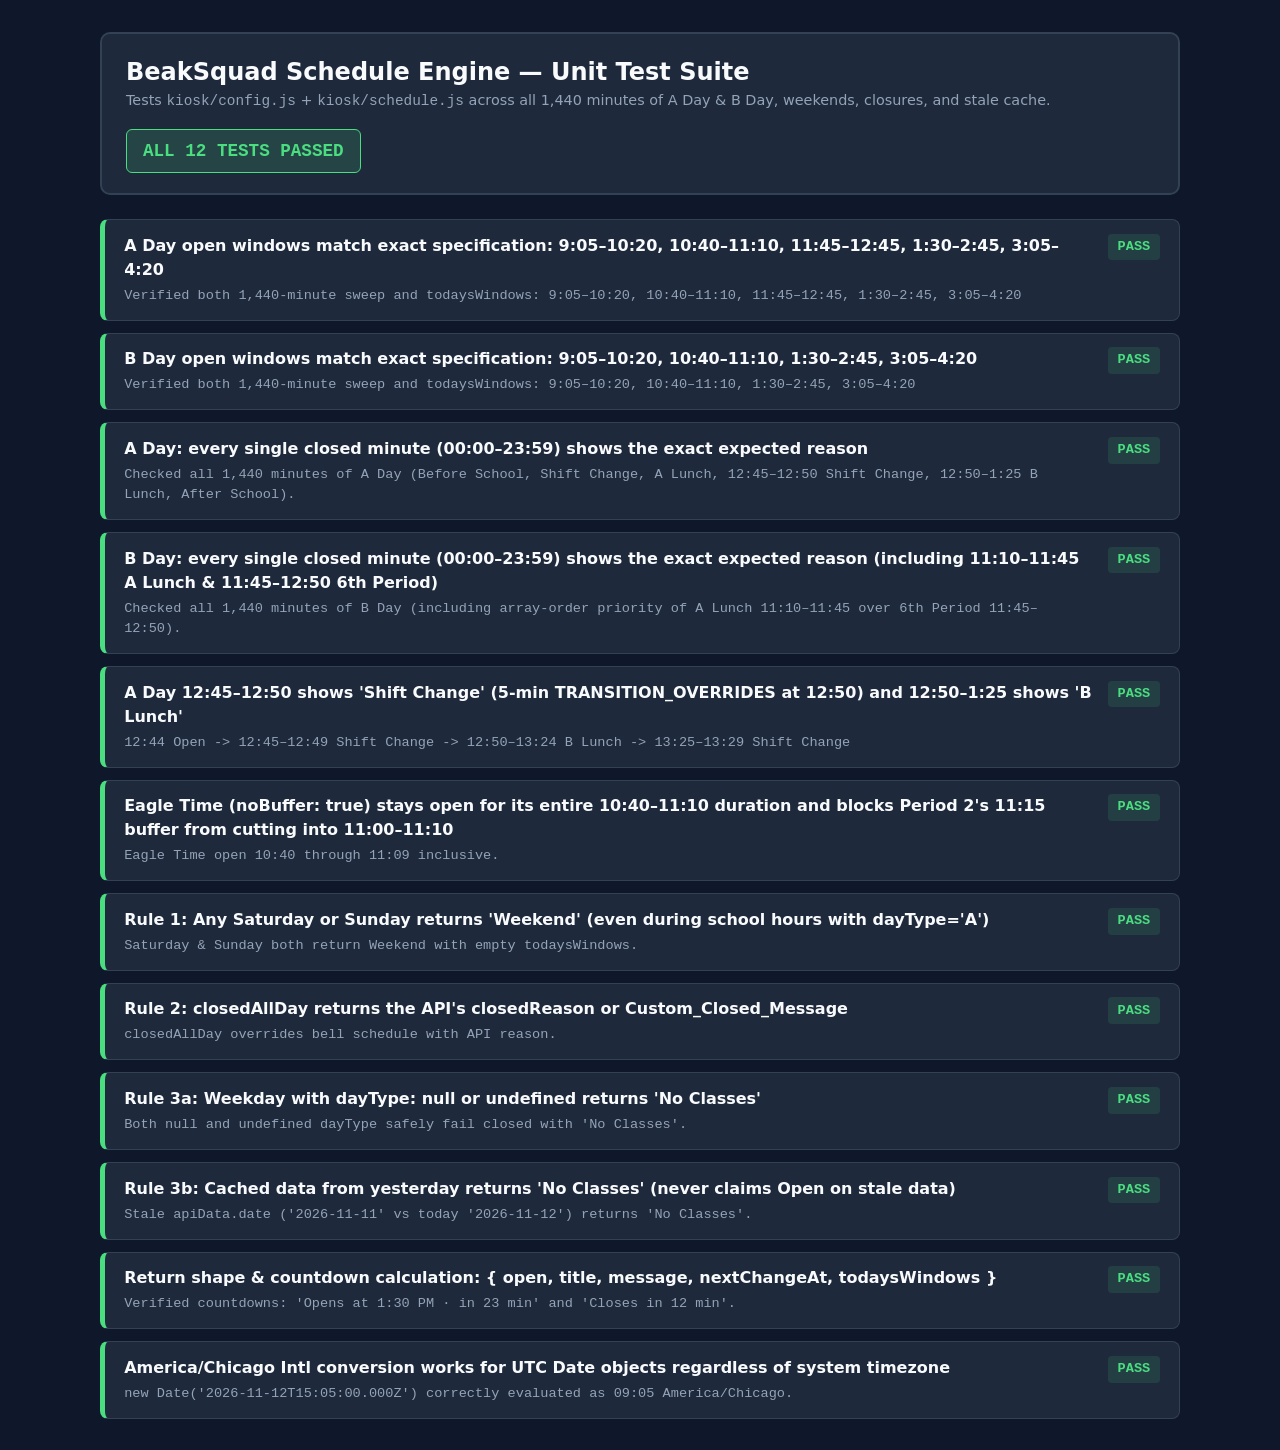
<file: tests/schedule.test.html>
<!DOCTYPE html>
<html lang="en">
<head>
  <meta charset="UTF-8" />
  <meta name="viewport" content="width=device-width, initial-scale=1.0" />
  <title>BeakSquad Schedule Unit Tests</title>
  <style>
    :root {
      --bg: #0f172a;
      --card: #1e293b;
      --border: #334155;
      --text: #f8fafc;
      --muted: #94a3b8;
      --pass: #4ade80;
      --fail: #f87171;
      --accent: #eab308;
    }
    * { box-sizing: border-box; }
    body {
      margin: 0;
      padding: 2rem;
      font-family: system-ui, -apple-system, BlinkMacSystemFont, "Segoe UI", Roboto, sans-serif;
      background: var(--bg);
      color: var(--text);
      line-height: 1.5;
    }
    header {
      max-width: 1080px;
      margin: 0 auto 1.5rem auto;
      padding: 1.25rem 1.5rem;
      background: var(--card);
      border: 2px solid var(--border);
      border-radius: 10px;
      display: flex;
      justify-content: space-between;
      align-items: center;
      flex-wrap: wrap;
      gap: 1rem;
    }
    h1 {
      margin: 0;
      font-size: 1.5rem;
    }
    .summary-badge {
      font-family: ui-monospace, SFMono-Regular, Menlo, Monaco, Consolas, monospace;
      font-size: 1.1rem;
      font-weight: 700;
      padding: 0.5rem 1rem;
      border-radius: 6px;
    }
    .summary-pass {
      background: rgba(74, 222, 128, 0.15);
      color: var(--pass);
      border: 1px solid var(--pass);
    }
    .summary-fail {
      background: rgba(248, 113, 113, 0.15);
      color: var(--fail);
      border: 1px solid var(--fail);
    }
    main {
      max-width: 1080px;
      margin: 0 auto;
      display: grid;
      gap: 0.75rem;
    }
    .test-row {
      background: var(--card);
      border: 1px solid var(--border);
      border-left: 5px solid var(--border);
      border-radius: 8px;
      padding: 0.85rem 1.2rem;
      display: flex;
      justify-content: space-between;
      align-items: flex-start;
      gap: 1rem;
    }
    .test-row.pass { border-left-color: var(--pass); }
    .test-row.fail { border-left-color: var(--fail); }
    .test-name { font-weight: 600; }
    .test-detail {
      margin-top: 0.25rem;
      font-family: ui-monospace, SFMono-Regular, Menlo, Monaco, Consolas, monospace;
      font-size: 0.85rem;
      color: var(--muted);
      white-space: pre-wrap;
    }
    .status-pill {
      font-family: ui-monospace, SFMono-Regular, Menlo, Monaco, Consolas, monospace;
      font-weight: 700;
      font-size: 0.85rem;
      padding: 0.2rem 0.6rem;
      border-radius: 4px;
      flex-shrink: 0;
    }
    .pass .status-pill { color: var(--pass); background: rgba(74, 222, 128, 0.12); }
    .fail .status-pill { color: var(--fail); background: rgba(248, 113, 113, 0.12); }
  </style>
</head>
<body>
  <header>
    <div>
      <h1>BeakSquad Schedule Engine — Unit Test Suite</h1>
      <div style="color: var(--muted); font-size: 0.9rem;">
        Tests <code>kiosk/config.js</code> + <code>kiosk/schedule.js</code> across all 1,440 minutes of A Day &amp; B Day, weekends, closures, and stale cache.
      </div>
    </div>
    <div id="summary" class="summary-badge">Running...</div>
  </header>

  <main id="results"></main>

  <!-- Load production config and pure schedule logic -->
  <script src="../kiosk/config.js"></script>
  <script src="../kiosk/schedule.js"></script>

  <script>
    /**
     * ========================================================================
     * TEST RUNNER FOR schedule.js
     * ========================================================================
     * Students: Open this file directly in Chrome/Firefox to verify that any
     * changes you make to `config.js` or `schedule.js` don't break the bell
     * schedule rules!
     */
    (function () {
      "use strict";

      var resultsEl = document.getElementById("results");
      var summaryEl = document.getElementById("summary");
      var passedCount = 0;
      var failedCount = 0;
      var CONFIG = window.BEAKSQUAD_CONFIG;

      function assert(condition, message) {
        if (!condition) {
          throw new Error(message || "Assertion failed");
        }
      }

      function assertEqual(actual, expected, label) {
        var a = JSON.stringify(actual);
        var e = JSON.stringify(expected);
        if (a !== e) {
          throw new Error((label ? label + ": " : "") + "Expected " + e + ", but got " + a);
        }
      }

      function test(name, fn) {
        var row = document.createElement("div");
        row.className = "test-row";
        try {
          var detail = fn();
          passedCount++;
          row.classList.add("pass");
          row.innerHTML =
            '<div><div class="test-name">' + escapeHtml(name) + "</div>" +
            (detail ? '<div class="test-detail">' + escapeHtml(detail) + "</div>" : "") +
            '</div><span class="status-pill">PASS</span>';
        } catch (err) {
          failedCount++;
          row.classList.add("fail");
          row.innerHTML =
            '<div><div class="test-name">' + escapeHtml(name) + "</div>" +
            '<div class="test-detail">' + escapeHtml(err && err.message ? err.message : String(err)) + "</div>" +
            '</div><span class="status-pill">FAIL</span>';
          console.error("FAIL:", name, err);
        }
        resultsEl.appendChild(row);
      }

      function escapeHtml(str) {
        return String(str)
          .replace(/&/g, "&amp;")
          .replace(/</g, "&lt;")
          .replace(/>/g, "&gt;");
      }

      function pad2(n) {
        return n < 10 ? "0" + n : String(n);
      }

      function toMin(hhmm) {
        var p = hhmm.split(":");
        return parseInt(p[0], 10) * 60 + parseInt(p[1], 10);
      }

      /**
       * Sweeps all 1,440 minutes (00:00 to 23:59) of a given date string and dayType
       * by calling getStatus() at every single minute, then groups contiguous OPEN
       * intervals into "H:MM–H:MM" strings.
       */
      function collectOpenWindowsByMinuteSweep(dateStr, dayType) {
        var windows = [];
        var startMin = null;
        var apiData = { date: dateStr, dayType: dayType, closedAllDay: false };

        for (var m = 0; m < 1440; m++) {
          var hh = pad2(Math.floor(m / 60));
          var mm = pad2(m % 60);
          var iso = dateStr + "T" + hh + ":" + mm;
          var st = window.getStatus(iso, dayType, apiData, CONFIG);
          if (st.open) {
            if (startMin === null) startMin = m;
          } else if (startMin !== null) {
            windows.push(
              window.BeakSquadSchedule.formatMinutes12Short(startMin) +
              "–" +
              window.BeakSquadSchedule.formatMinutes12Short(m)
            );
            startMin = null;
          }
        }
        if (startMin !== null) {
          windows.push(
            window.BeakSquadSchedule.formatMinutes12Short(startMin) +
            "–" +
            window.BeakSquadSchedule.formatMinutes12Short(1440)
          );
        }
        return windows;
      }

      // ----------------------------------------------------------------------
      // 1. Expected Open Windows — A Day & B Day
      // ----------------------------------------------------------------------
      test("A Day open windows match exact specification: 9:05–10:20, 10:40–11:10, 11:45–12:45, 1:30–2:45, 3:05–4:20", function () {
        var expected = [
          "9:05–10:20",
          "10:40–11:10",
          "11:45–12:45",
          "1:30–2:45",
          "3:05–4:20"
        ];
        // 1. Verify minute-by-minute sweep across all 1,440 minutes of Thu 2026-11-12
        var swept = collectOpenWindowsByMinuteSweep("2026-11-12", "A");
        assertEqual(swept, expected, "1440-minute sweep on A Day");

        // 2. Verify todaysWindows returned by getStatus()
        var status = window.getStatus("2026-11-12T09:15", "A", { date: "2026-11-12" }, CONFIG);
        var labels = status.todaysWindows.map(function (w) { return w.label; });
        assertEqual(labels, expected, "todaysWindows labels on A Day");
        return "Verified both 1,440-minute sweep and todaysWindows: " + labels.join(", ");
      });

      test("B Day open windows match exact specification: 9:05–10:20, 10:40–11:10, 1:30–2:45, 3:05–4:20", function () {
        var expected = [
          "9:05–10:20",
          "10:40–11:10",
          "1:30–2:45",
          "3:05–4:20"
        ];
        // 1. Verify minute-by-minute sweep across all 1,440 minutes of Fri 2026-11-13
        var swept = collectOpenWindowsByMinuteSweep("2026-11-13", "B");
        assertEqual(swept, expected, "1440-minute sweep on B Day");

        // 2. Verify todaysWindows returned by getStatus()
        var status = window.getStatus("2026-11-13T09:15", "B", { date: "2026-11-13" }, CONFIG);
        var labels = status.todaysWindows.map(function (w) { return w.label; });
        assertEqual(labels, expected, "todaysWindows labels on B Day");
        return "Verified both 1,440-minute sweep and todaysWindows: " + labels.join(", ");
      });

      // ----------------------------------------------------------------------
      // 2. Every Closed Minute on A Day Shows the Exact Expected Reason
      // ----------------------------------------------------------------------
      test("A Day: every single closed minute (00:00–23:59) shows the exact expected reason", function () {
        var dateStr = "2026-11-12"; // Thursday
        var apiData = { date: dateStr, dayType: "A", closedAllDay: false };

        function expectedADayReasonAt(m) {
          if (m < toMin("09:05")) return { open: false, title: "Before School" };
          if (m >= toMin("09:05") && m < toMin("10:20")) return { open: true, title: "1st Period" };
          if (m >= toMin("10:20") && m < toMin("10:40")) return { open: false, title: "Shift Change" };
          if (m >= toMin("10:40") && m < toMin("11:10")) return { open: true, title: "Eagle Time" };
          if (m >= toMin("11:10") && m < toMin("11:45")) return { open: false, title: "A Lunch" };
          if (m >= toMin("11:45") && m < toMin("12:45")) return { open: true, title: "2nd Period" };
          if (m >= toMin("12:45") && m < toMin("12:50")) return { open: false, title: "Shift Change" };
          if (m >= toMin("12:50") && m < toMin("13:25")) return { open: false, title: "B Lunch" };
          if (m >= toMin("13:25") && m < toMin("13:30")) return { open: false, title: "Shift Change" };
          if (m >= toMin("13:30") && m < toMin("14:45")) return { open: true, title: "3rd Period" };
          if (m >= toMin("14:45") && m < toMin("15:05")) return { open: false, title: "Shift Change" };
          if (m >= toMin("15:05") && m < toMin("16:20")) return { open: true, title: "4th Period" };
          return { open: false, title: "After School" };
        }

        for (var m = 0; m < 1440; m++) {
          var clock = pad2(Math.floor(m / 60)) + ":" + pad2(m % 60);
          var st = window.getStatus(dateStr + "T" + clock, "A", apiData, CONFIG);
          var exp = expectedADayReasonAt(m);
          assertEqual(
            { open: st.open, title: st.title },
            exp,
            "A Day at " + clock
          );
        }
        return "Checked all 1,440 minutes of A Day (Before School, Shift Change, A Lunch, 12:45–12:50 Shift Change, 12:50–1:25 B Lunch, After School).";
      });

      // ----------------------------------------------------------------------
      // 3. Every Closed Minute on B Day Shows the Exact Expected Reason
      // ----------------------------------------------------------------------
      test("B Day: every single closed minute (00:00–23:59) shows the exact expected reason (including 11:10–11:45 A Lunch & 11:45–12:50 6th Period)", function () {
        var dateStr = "2026-11-13"; // Friday
        var apiData = { date: dateStr, dayType: "B", closedAllDay: false };

        function expectedBDayReasonAt(m) {
          if (m < toMin("09:05")) return { open: false, title: "Before School" };
          if (m >= toMin("09:05") && m < toMin("10:20")) return { open: true, title: "5th Period" };
          if (m >= toMin("10:20") && m < toMin("10:40")) return { open: false, title: "Shift Change" };
          if (m >= toMin("10:40") && m < toMin("11:10")) return { open: true, title: "Eagle Time" };
          if (m >= toMin("11:10") && m < toMin("11:45")) return { open: false, title: "A Lunch" };
          if (m >= toMin("11:45") && m < toMin("12:50")) return { open: false, title: "6th Period" };
          if (m >= toMin("12:50") && m < toMin("13:25")) return { open: false, title: "B Lunch" };
          if (m >= toMin("13:25") && m < toMin("13:30")) return { open: false, title: "Shift Change" };
          if (m >= toMin("13:30") && m < toMin("14:45")) return { open: true, title: "7th Period" };
          if (m >= toMin("14:45") && m < toMin("15:05")) return { open: false, title: "Shift Change" };
          if (m >= toMin("15:05") && m < toMin("16:20")) return { open: true, title: "8th Period" };
          return { open: false, title: "After School" };
        }

        for (var m = 0; m < 1440; m++) {
          var clock = pad2(Math.floor(m / 60)) + ":" + pad2(m % 60);
          var st = window.getStatus(dateStr + "T" + clock, "B", apiData, CONFIG);
          var exp = expectedBDayReasonAt(m);
          assertEqual(
            { open: st.open, title: st.title },
            exp,
            "B Day at " + clock
          );
        }
        return "Checked all 1,440 minutes of B Day (including array-order priority of A Lunch 11:10–11:45 over 6th Period 11:45–12:50).";
      });

      // ----------------------------------------------------------------------
      // 4. Specific Edge Cases from Specification
      // ----------------------------------------------------------------------
      test("A Day 12:45–12:50 shows 'Shift Change' (5-min TRANSITION_OVERRIDES at 12:50) and 12:50–1:25 shows 'B Lunch'", function () {
        var s1244 = window.getStatus("2026-11-12T12:44", "A", { date: "2026-11-12" }, CONFIG);
        var s1245 = window.getStatus("2026-11-12T12:45", "A", { date: "2026-11-12" }, CONFIG);
        var s1249 = window.getStatus("2026-11-12T12:49", "A", { date: "2026-11-12" }, CONFIG);
        var s1250 = window.getStatus("2026-11-12T12:50", "A", { date: "2026-11-12" }, CONFIG);
        var s1324 = window.getStatus("2026-11-12T13:24", "A", { date: "2026-11-12" }, CONFIG);
        var s1325 = window.getStatus("2026-11-12T13:25", "A", { date: "2026-11-12" }, CONFIG);

        assertEqual(s1244.open, true, "12:44 should be Open");
        assertEqual(s1245.open, false, "12:45 should be Closed");
        assertEqual(s1245.title, "Shift Change", "12:45 title");
        assertEqual(s1249.title, "Shift Change", "12:49 title");
        assertEqual(s1250.title, "B Lunch", "12:50 title");
        assertEqual(s1250.message, "Out to lunch. Literally.", "12:50 message");
        assertEqual(s1324.title, "B Lunch", "13:24 title");
        assertEqual(s1325.title, "Shift Change", "13:25 title");
        return "12:44 Open -> 12:45–12:49 Shift Change -> 12:50–13:24 B Lunch -> 13:25–13:29 Shift Change";
      });

      test("Eagle Time (noBuffer: true) stays open for its entire 10:40–11:10 duration and blocks Period 2's 11:15 buffer from cutting into 11:00–11:10", function () {
        var s1039 = window.getStatus("2026-11-12T10:39", "A", { date: "2026-11-12" }, CONFIG);
        var s1040 = window.getStatus("2026-11-12T10:40", "A", { date: "2026-11-12" }, CONFIG);
        var s1105 = window.getStatus("2026-11-12T11:05", "A", { date: "2026-11-12" }, CONFIG);
        var s1109 = window.getStatus("2026-11-12T11:09", "A", { date: "2026-11-12" }, CONFIG);
        var s1110 = window.getStatus("2026-11-12T11:10", "A", { date: "2026-11-12" }, CONFIG);

        assertEqual(s1039.open, false, "10:39 is gap before Eagle Time");
        assertEqual(s1039.title, "Shift Change", "10:39 title");
        assertEqual(s1040.open, true, "10:40 Eagle Time starts immediately");
        assertEqual(s1105.open, true, "11:05 stays open (not cut by 11:15 Period 2 buffer)");
        assertEqual(s1109.open, true, "11:09 stays open (not cut by 11:10 A Lunch buffer)");
        assertEqual(s1110.open, false, "11:10 closes for A Lunch");
        assertEqual(s1110.title, "A Lunch", "11:10 title");
        return "Eagle Time open 10:40 through 11:09 inclusive.";
      });

      test("Rule 1: Any Saturday or Sunday returns 'Weekend' (even during school hours with dayType='A')", function () {
        // 2026-11-14 is Saturday, 2026-11-15 is Sunday
        var sat = window.getStatus("2026-11-14T10:00", "A", { date: "2026-11-14" }, CONFIG);
        var sun = window.getStatus("2026-11-15T14:00", "B", { date: "2026-11-15" }, CONFIG);

        assertEqual(sat.open, false, "Saturday open");
        assertEqual(sat.title, "Weekend", "Saturday title");
        assertEqual(sat.message, "Even techs need to recharge. See you Monday.", "Saturday message");
        assertEqual(sat.todaysWindows, [], "Saturday windows empty");

        assertEqual(sun.open, false, "Sunday open");
        assertEqual(sun.title, "Weekend", "Sunday title");
        return "Saturday & Sunday both return Weekend with empty todaysWindows.";
      });

      test("Rule 2: closedAllDay returns the API's closedReason or Custom_Closed_Message", function () {
        var holiday = window.getStatus(
          "2026-11-12T10:00",
          "A",
          {
            date: "2026-11-12",
            closedAllDay: true,
            closedReason: "Staff Development Day",
            customMessage: "Techs are in training today."
          },
          CONFIG
        );
        assertEqual(holiday.open, false, "closedAllDay should be closed");
        assertEqual(holiday.title, "Staff Development Day", "closedReason used as title");
        assertEqual(holiday.message, "Techs are in training today.", "customMessage used as message");
        assertEqual(holiday.todaysWindows, [], "closedAllDay has no open windows");
        return "closedAllDay overrides bell schedule with API reason.";
      });

      test("Rule 3a: Weekday with dayType: null or undefined returns 'No Classes'", function () {
        var nullDay = window.getStatus("2026-11-12T09:30", null, { date: "2026-11-12", dayType: null }, CONFIG);
        var undefDay = window.getStatus("2026-11-12T09:30", undefined, { date: "2026-11-12" }, CONFIG);

        assertEqual(nullDay.open, false, "null dayType open");
        assertEqual(nullDay.title, "No Classes", "null dayType title");
        assertEqual(nullDay.message, "No school today. Enjoy it.", "null dayType message");
        assertEqual(undefDay.open, false, "undefined dayType open");
        assertEqual(undefDay.title, "No Classes", "undefined dayType title");
        return "Both null and undefined dayType safely fail closed with 'No Classes'.";
      });

      test("Rule 3b: Cached data from yesterday returns 'No Classes' (never claims Open on stale data)", function () {
        var stale = window.getStatus(
          "2026-11-12T09:30",
          "A",
          { date: "2026-11-11", dayType: "A", closedAllDay: false },
          CONFIG
        );
        assertEqual(stale.open, false, "Stale cache should be Closed");
        assertEqual(stale.title, "No Classes", "Stale cache title");
        assertEqual(stale.todaysWindows, [], "Stale cache windows empty");
        return "Stale apiData.date ('2026-11-11' vs today '2026-11-12') returns 'No Classes'.";
      });

      test("Return shape & countdown calculation: { open, title, message, nextChangeAt, todaysWindows }", function () {
        // At 1:07 PM (13:07) on A Day, shop is closed for B Lunch and opens at 1:30 PM (in 23 min)
        var closedSt = window.getStatus("2026-11-12T13:07", "A", { date: "2026-11-12" }, CONFIG);
        assertEqual(closedSt.open, false, "1:07 PM is Closed");
        assertEqual(closedSt.title, "B Lunch", "1:07 PM title");
        assert(closedSt.nextChangeAt instanceof Date, "nextChangeAt is a Date instance");
        assertEqual(closedSt.nextChangeAt.time12, "1:30 PM", "nextChangeAt.time12");
        assertEqual(closedSt.nextChangeAt.minutesFromNow, 23, "nextChangeAt.minutesFromNow");
        assertEqual(closedSt.countdownText, "Opens at 1:30 PM · in 23 min", "countdownText when closed");

        // At 10:08 AM on A Day, shop is open and closes at 10:20 AM (in 12 min)
        var openSt = window.getStatus("2026-11-12T10:08", "A", { date: "2026-11-12" }, CONFIG);
        assertEqual(openSt.open, true, "10:08 AM is Open");
        assertEqual(openSt.nextChangeAt.minutesFromNow, 12, "Closes in 12 min");
        assertEqual(openSt.countdownText, "Closes in 12 min", "countdownText when open");
        return "Verified countdowns: '" + closedSt.countdownText + "' and '" + openSt.countdownText + "'.";
      });

      test("America/Chicago Intl conversion works for UTC Date objects regardless of system timezone", function () {
        // 2026-11-12 is in CST (UTC-6). 15:05:00Z == 09:05:00 America/Chicago (1st Period start)
        var utcDate = new Date("2026-11-12T15:05:00.000Z");
        var st = window.getStatus(utcDate, "A", { date: "2026-11-12" }, CONFIG);
        assertEqual(st.open, true, "15:05 UTC should be 09:05 CST (Open)");
        assertEqual(st.title, "1st Period", "15:05 UTC title");
        return "new Date('2026-11-12T15:05:00.000Z') correctly evaluated as 09:05 America/Chicago.";
      });

      // Update summary header
      if (failedCount === 0) {
        summaryEl.className = "summary-badge summary-pass";
        summaryEl.textContent = "ALL " + passedCount + " TESTS PASSED";
      } else {
        summaryEl.className = "summary-badge summary-fail";
        summaryEl.textContent = failedCount + " FAILED / " + (passedCount + failedCount) + " TOTAL";
      }
    })();
  </script>
</body>
</html>
</file>
